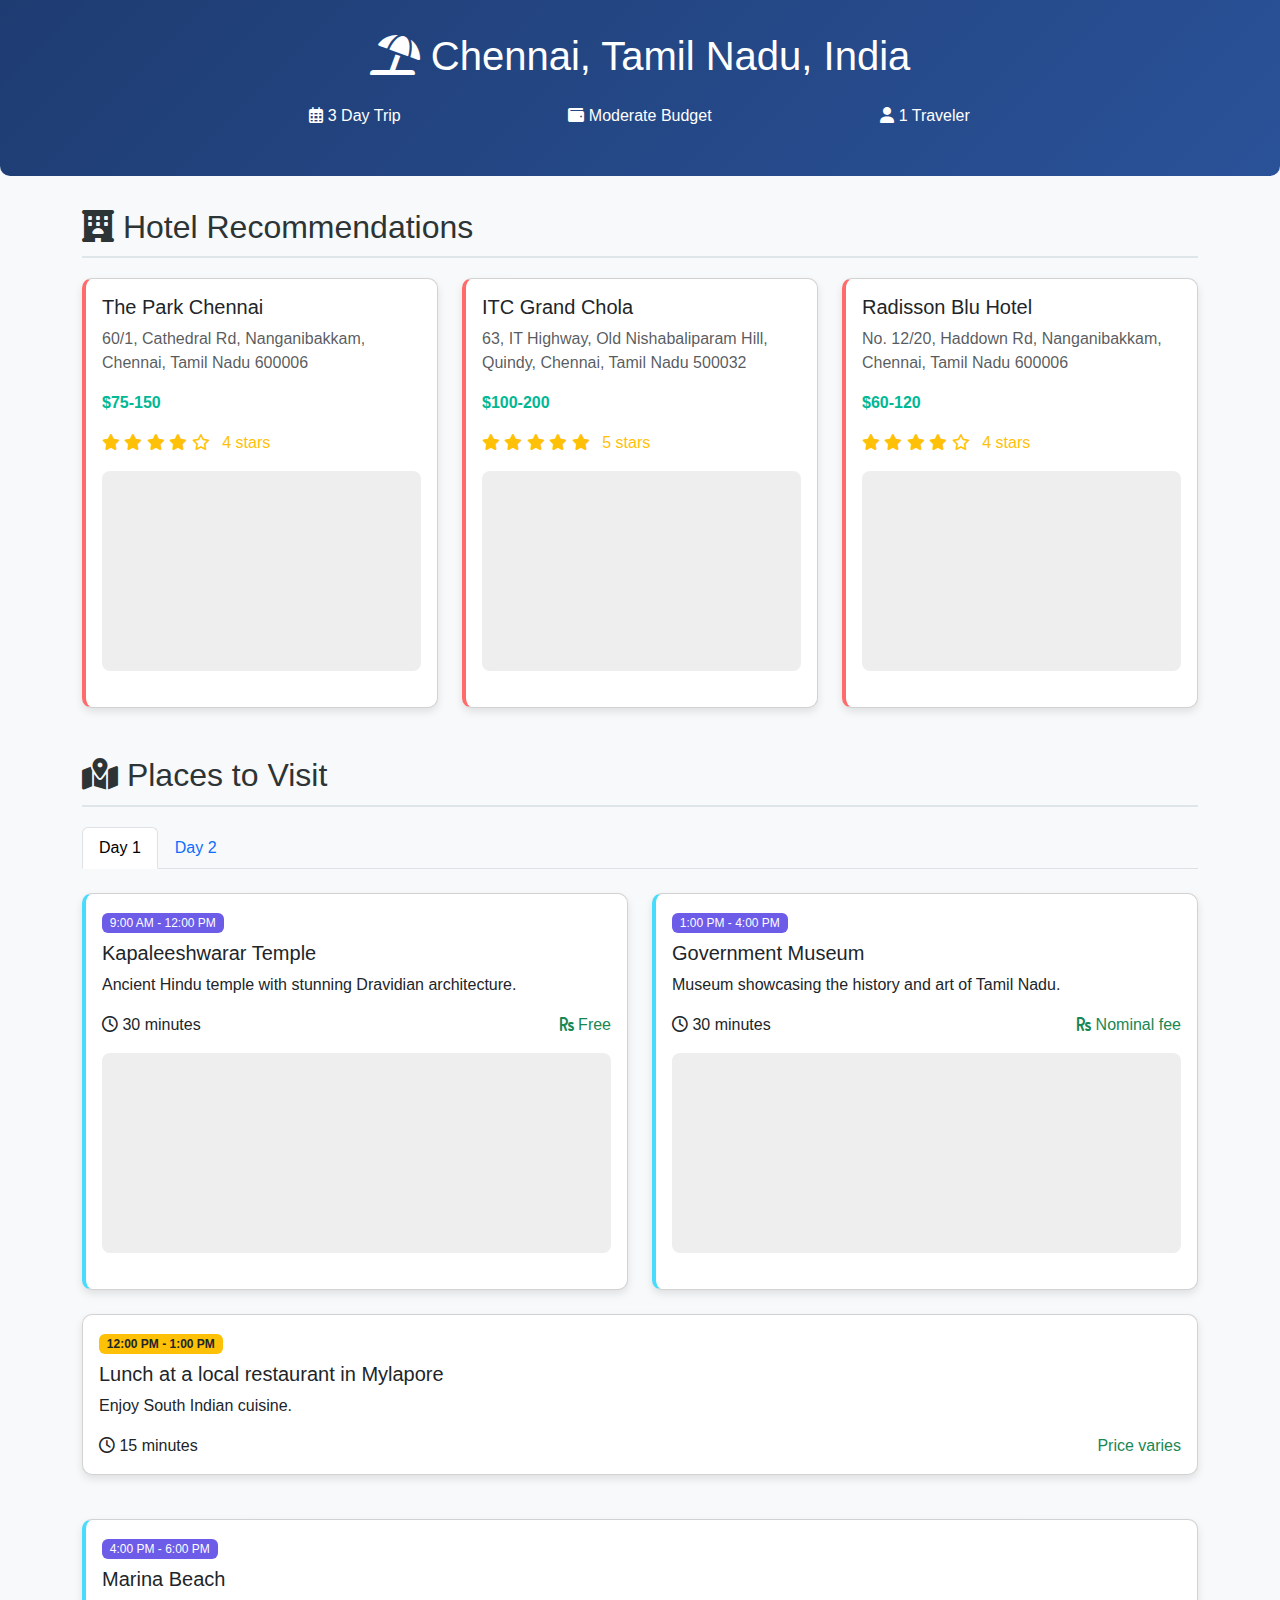
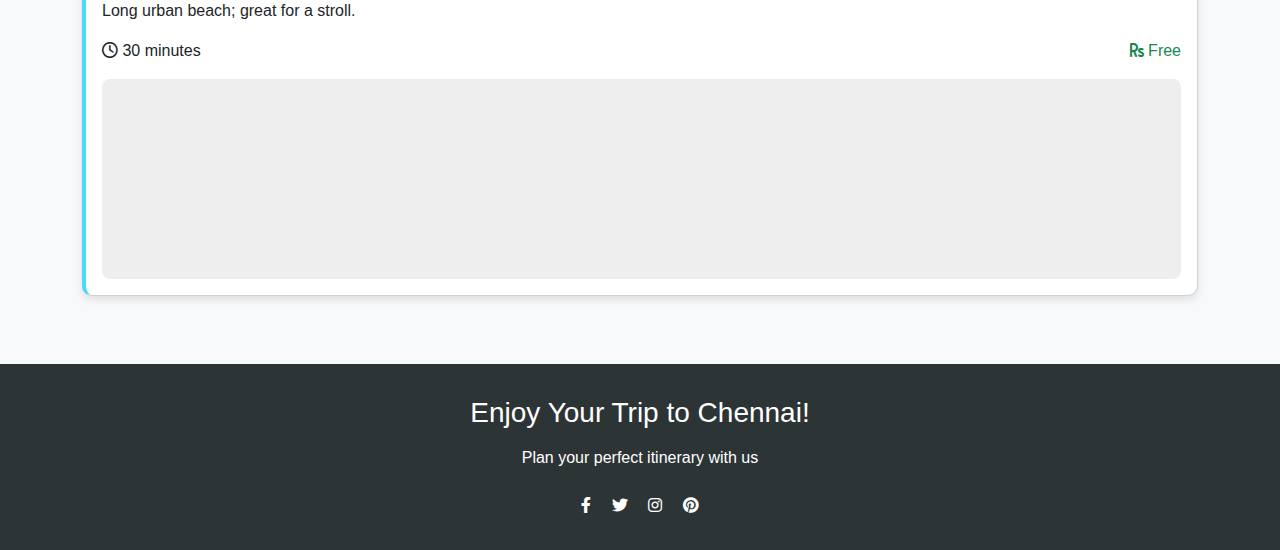
<file: bookingpage.html>
<!DOCTYPE html>
<html lang="en">
<head>
    <meta charset="UTF-8">
    <meta name="viewport" content="width=device-width, initial-scale=1.0">
    <title>Chennai Travel Itinerary</title>
    <!-- Bootstrap CSS -->
    <link href="https://cdn.jsdelivr.net/npm/bootstrap@5.3.0-alpha1/dist/css/bootstrap.min.css" rel="stylesheet">
    <!-- Font Awesome -->
    <link rel="stylesheet" href="https://cdnjs.cloudflare.com/ajax/libs/font-awesome/6.0.0/css/all.min.css">
    <style>
        body {
            background-color: #f8f9fa;
            font-family: 'Segoe UI', Tahoma, Geneva, Verdana, sans-serif;
        }
        .header {
            background: linear-gradient(135deg, #1e3c72, #2a5298);
            color: white;
            padding: 2rem 0;
            margin-bottom: 2rem;
            border-radius: 0 0 10px 10px;
        }
        .card {
            border-radius: 10px;
            box-shadow: 0 4px 8px rgba(0,0,0,0.1);
            margin-bottom: 20px;
            transition: transform 0.3s;
        }
        .card:hover {
            transform: translateY(-5px);
        }
        .hotel-card {
            border-left: 4px solid #ff6b6b;
        }
        .place-card {
            border-left: 4px solid #48dbfb;
        }
        .star-rating {
            color: #ffc107;
        }
        .time-badge {
            background-color: #6c5ce7;
            color: white;
            font-weight: 500;
        }
        .price-range {
            color: #00b894;
            font-weight: bold;
        }
        .section-title {
            border-bottom: 2px solid #dfe6e9;
            padding-bottom: 10px;
            margin-bottom: 20px;
            color: #2d3436;
        }
        .map-container {
            height: 200px;
            background-color: #eee;
            border-radius: 8px;
            overflow: hidden;
        }
        .day-tab {
            cursor: pointer;
        }
        .day-content {
            display: none;
        }
        .day-content.active {
            display: block;
        }
        footer {
            background-color: #2d3436;
            color: white;
            padding: 2rem 0;
            margin-top: 3rem;
        }
    </style>
</head>
<body>
    <!-- Header -->
    <div class="header text-center">
        <div class="container">
            <h1><i class="fas fa-umbrella-beach"></i> Chennai, Tamil Nadu, India</h1>
            <div class="row mt-4 justify-content-center">
                <div class="col-md-3">
                    <p><i class="far fa-calendar-alt"></i> 3 Day Trip</p>
                </div>
                <div class="col-md-3">
                    <p><i class="fas fa-wallet"></i> Moderate Budget</p>
                </div>
                <div class="col-md-3">
                    <p><i class="fas fa-user"></i> 1 Traveler</p>
                </div>
            </div>
        </div>
    </div>

    <div class="container">
        <!-- Hotel Recommendations -->
        <section class="mb-5">
            <h2 class="section-title"><i class="fas fa-hotel"></i> Hotel Recommendations</h2>
            <div class="row">
                <div class="col-md-4">
                    <div class="card hotel-card h-100">
                        <div class="card-body">
                            <h5 class="card-title">The Park Chennai</h5>
                            <p class="card-text text-muted">60/1, Cathedral Rd, Nanganibakkam, Chennai, Tamil Nadu 600006</p>
                            <p class="price-range">$75-150</p>
                            <div class="star-rating">
                                <i class="fas fa-star"></i>
                                <i class="fas fa-star"></i>
                                <i class="fas fa-star"></i>
                                <i class="fas fa-star"></i>
                                <i class="far fa-star"></i>
                                <span class="ms-2">4 stars</span>
                            </div>
                            <div class="map-container mt-3" id="map1"></div>
                        </div>
                    </div>
                </div>
                <div class="col-md-4">
                    <div class="card hotel-card h-100">
                        <div class="card-body">
                            <h5 class="card-title">ITC Grand Chola</h5>
                            <p class="card-text text-muted">63, IT Highway, Old Nishabaliparam Hill, Quindy, Chennai, Tamil Nadu 500032</p>
                            <p class="price-range">$100-200</p>
                            <div class="star-rating">
                                <i class="fas fa-star"></i>
                                <i class="fas fa-star"></i>
                                <i class="fas fa-star"></i>
                                <i class="fas fa-star"></i>
                                <i class="fas fa-star"></i>
                                <span class="ms-2">5 stars</span>
                            </div>
                            <div class="map-container mt-3" id="map2"></div>
                        </div>
                    </div>
                </div>
                <div class="col-md-4">
                    <div class="card hotel-card h-100">
                        <div class="card-body">
                            <h5 class="card-title">Radisson Blu Hotel</h5>
                            <p class="card-text text-muted">No. 12/20, Haddown Rd, Nanganibakkam, Chennai, Tamil Nadu 600006</p>
                            <p class="price-range">$60-120</p>
                            <div class="star-rating">
                                <i class="fas fa-star"></i>
                                <i class="fas fa-star"></i>
                                <i class="fas fa-star"></i>
                                <i class="fas fa-star"></i>
                                <i class="far fa-star"></i>
                                <span class="ms-2">4 stars</span>
                            </div>
                            <div class="map-container mt-3" id="map3"></div>
                        </div>
                    </div>
                </div>
            </div>
        </section>

        <!-- Places to Visit -->
        <section class="mb-5">
            <h2 class="section-title"><i class="fas fa-map-marked-alt"></i> Places to Visit</h2>
            
            <!-- Day Tabs -->
            <ul class="nav nav-tabs mb-4" id="dayTabs" role="tablist">
                <li class="nav-item" role="presentation">
                    <button class="nav-link active day-tab" id="day1-tab" data-bs-toggle="tab" data-bs-target="#day1" type="button" role="tab">Day 1</button>
                </li>
                <li class="nav-item" role="presentation">
                    <button class="nav-link day-tab" id="day2-tab" data-bs-toggle="tab" data-bs-target="#day2" type="button" role="tab">Day 2</button>
                </li>
            </ul>
            
            <!-- Day 1 Content -->
            <div class="tab-content" id="dayTabContent">
                <div class="tab-pane fade show active" id="day1" role="tabpanel">
                    <div class="row">
                        <!-- Morning -->
                        <div class="col-md-6">
                            <div class="card place-card h-100">
                                <div class="card-body">
                                    <span class="badge time-badge mb-2">9:00 AM - 12:00 PM</span>
                                    <h5 class="card-title">Kapaleeshwarar Temple</h5>
                                    <p class="card-text">Ancient Hindu temple with stunning Dravidian architecture.</p>
                                    <div class="d-flex justify-content-between">
                                        <span><i class="far fa-clock"></i> 30 minutes</span>
                                        <span class="text-success"><i class="fas fa-rupee-sign"></i> Free</span>
                                    </div>
                                    <div class="map-container mt-3" id="map4"></div>
                                </div>
                            </div>
                        </div>
                        
                        <!-- Afternoon -->
                        <div class="col-md-6">
                            <div class="card place-card h-100">
                                <div class="card-body">
                                    <span class="badge time-badge mb-2">1:00 PM - 4:00 PM</span>
                                    <h5 class="card-title">Government Museum</h5>
                                    <p class="card-text">Museum showcasing the history and art of Tamil Nadu.</p>
                                    <div class="d-flex justify-content-between">
                                        <span><i class="far fa-clock"></i> 30 minutes</span>
                                        <span class="text-success"><i class="fas fa-rupee-sign"></i> Nominal fee</span>
                                    </div>
                                    <div class="map-container mt-3" id="map5"></div>
                                </div>
                            </div>
                        </div>
                    </div>
                    
                    <!-- Lunch -->
                    <div class="row mt-4">
                        <div class="col-12">
                            <div class="card">
                                <div class="card-body">
                                    <span class="badge bg-warning text-dark mb-2">12:00 PM - 1:00 PM</span>
                                    <h5 class="card-title">Lunch at a local restaurant in Mylapore</h5>
                                    <p class="card-text">Enjoy South Indian cuisine.</p>
                                    <div class="d-flex justify-content-between">
                                        <span><i class="far fa-clock"></i> 15 minutes</span>
                                        <span class="text-success">Price varies</span>
                                    </div>
                                </div>
                            </div>
                        </div>
                    </div>
                    
                    <!-- Evening -->
                    <div class="row mt-4">
                        <div class="col-12">
                            <div class="card place-card">
                                <div class="card-body">
                                    <span class="badge time-badge mb-2">4:00 PM - 6:00 PM</span>
                                    <h5 class="card-title">Marina Beach</h5>
                                    <p class="card-text">Long urban beach; great for a stroll.</p>
                                    <div class="d-flex justify-content-between">
                                        <span><i class="far fa-clock"></i> 30 minutes</span>
                                        <span class="text-success"><i class="fas fa-rupee-sign"></i> Free</span>
                                    </div>
                                    <div class="map-container mt-3" id="map6"></div>
                                </div>
                            </div>
                        </div>
                    </div>
                </div>
                
                <!-- Day 2 Content -->
                <div class="tab-pane fade" id="day2" role="tabpanel">
                    <div class="row">
                        <!-- Morning -->
                        <div class="col-md-6">
                            <div class="card place-card h-100">
                                <div class="card-body">
                                    <span class="badge time-badge mb-2">9:00 AM - 12:00 PM</span>
                                    <h5 class="card-title">San Thome Basilica</h5>
                                    <p class="card-text">Historic Catholic church.</p>
                                    <div class="d-flex justify-content-between">
                                        <span><i class="far fa-clock"></i> 30 minutes</span>
                                        <span class="text-success"><i class="fas fa-rupee-sign"></i> Free</span>
                                    </div>
                                    <div class="map-container mt-3" id="map7"></div>
                                </div>
                            </div>
                        </div>
                        
                        <!-- Afternoon -->
                        <div class="col-md-6">
                            <div class="card place-card h-100">
                                <div class="card-body">
                                    <span class="badge time-badge mb-2">1:00 PM - 4:00 PM</span>
                                    <h5 class="card-title">Fort St. George</h5>
                                    <p class="card-text">Historic fort and seat of the Tamil Nadu Legislative Assembly.</p>
                                    <div class="d-flex justify-content-between">
                                        <span><i class="far fa-clock"></i> 30 minutes</span>
                                        <span class="text-success"><i class="fas fa-rupee-sign"></i> Nominal fee</span>
                                    </div>
                                    <div class="map-container mt-3" id="map8"></div>
                                </div>
                            </div>
                        </div>
                    </div>
                    
                    <!-- Lunch -->
                    <div class="row mt-4">
                        <div class="col-12">
                            <div class="card">
                                <div class="card-body">
                                    <span class="badge bg-warning text-dark mb-2">12:00 PM - 1:00 PM</span>
                                    <h5 class="card-title">Lunch near San Thome Basilica</h5>
                                    <p class="card-text">Many local eateries nearby.</p>
                                    <div class="d-flex justify-content-between">
                                        <span><i class="far fa-clock"></i> 15 minutes</span>
                                        <span class="text-success">Price varies</span>
                                    </div>
                                </div>
                            </div>
                        </div>
                    </div>
                    
                    <!-- Evening -->
                    <div class="row mt-4">
                        <div class="col-12">
                            <div class="card place-card">
                                <div class="card-body">
                                    <span class="badge time-badge mb-2">4:00 PM - 6:00 PM</span>
                                    <h5 class="card-title">Ripon Building</h5>
                                    <p class="card-text">Architectural landmark in the heart of Chennai.</p>
                                    <div class="d-flex justify-content-between">
                                        <span><i class="far fa-clock"></i> 15 minutes</span>
                                        <span class="text-success"><i class="fas fa-rupee-sign"></i> Free</span>
                                    </div>
                                    <div class="map-container mt-3" id="map9"></div>
                                </div>
                            </div>
                        </div>
                    </div>
                </div>
            </div>
        </section>
    </div>

    <!-- Footer -->
    <footer class="text-center">
        <div class="container">
            <h3>Enjoy Your Trip to Chennai!</h3>
            <p class="mt-3">Plan your perfect itinerary with us</p>
            <div class="social-icons mt-4">
                <a href="#" class="text-white mx-2"><i class="fab fa-facebook-f"></i></a>
                <a href="#" class="text-white mx-2"><i class="fab fa-twitter"></i></a>
                <a href="#" class="text-white mx-2"><i class="fab fa-instagram"></i></a>
                <a href="#" class="text-white mx-2"><i class="fab fa-pinterest"></i></a>
            </div>
        </div>
    </footer>

    <!-- Bootstrap JS and dependencies -->
    <script src="https://cdn.jsdelivr.net/npm/bootstrap@5.3.0-alpha1/dist/js/bootstrap.bundle.min.js"></script>
    <script>
        // Simple JavaScript to demonstrate functionality
        document.addEventListener('DOMContentLoaded', function() {
            // This is where you would add map initialization code
            // For example, using Google Maps API or Leaflet
            
            // For demonstration, we'll just add a click event to the cards
            const cards = document.querySelectorAll('.card');
            cards.forEach(card => {
                card.addEventListener('click', function() {
                    // In a real app, this might open a modal with more details
                    console.log('Clicked on: ' + this.querySelector('.card-title').textContent);
                });
            });
            
            // Tab functionality is already handled by Bootstrap
        });
    </script>
</body>
</html>
</file>
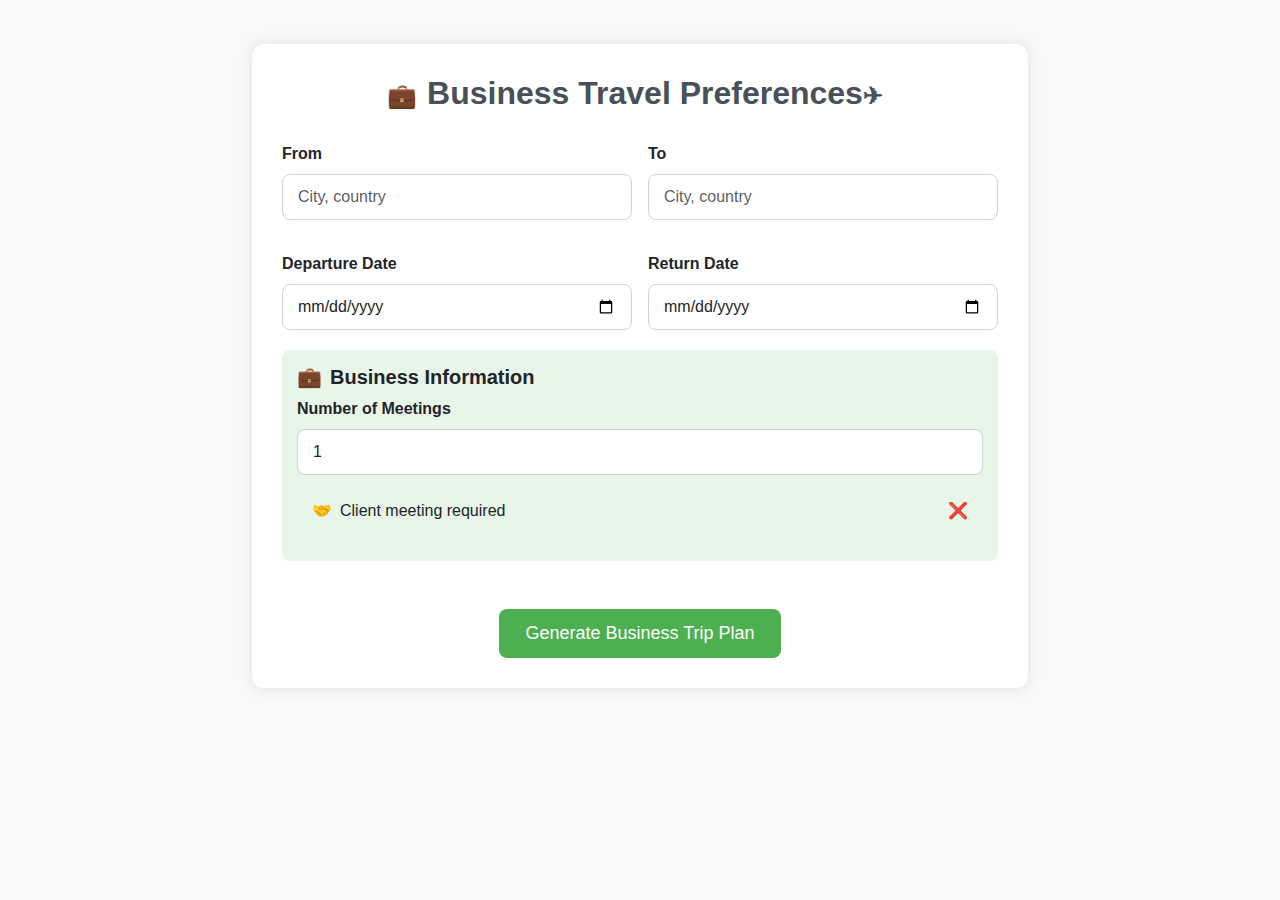
<file: BusinessTrip.html>
<!DOCTYPE html>
<html lang="en">
<head>
    <meta charset="UTF-8">
    <meta name="viewport" content="width=device-width, initial-scale=1.0">
    <title>Business Travel Preferences</title>
    <link href="https://cdn.jsdelivr.net/npm/bootstrap@5.3.0/dist/css/bootstrap.min.css" rel="stylesheet">
    <style>
        body {
            font-family: 'Segoe UI', Tahoma, Geneva, Verdana, sans-serif;
            background-color: #f8f9fa;
            color: #343a40;
            padding: 20px;
        }
        .container {
            max-width: 800px;
        }
        h2 {
            text-align: center;
            margin-bottom: 30px;
            color: #495057;
            font-weight: 600;
        }
        .card {
            border: none;
            box-shadow: 0 0 15px rgba(0, 0, 0, 0.1);
            border-radius: 12px;
            overflow: hidden;
            background-color: #fff;
        }
        .card-body {
            padding: 30px;
        }
        .btn-generate {
            background-color: #4caf50;
            color: #fff;
            padding: 10px 25px;
            font-size: 18px;
            font-weight: 500;
            border-radius: 8px;
            transition: all 0.3s;
        }
        .btn-generate:hover {
            background-color: #3d8b40;
            transform: translateY(-2px);
            box-shadow: 0 5px 10px rgba(0, 0, 0, 0.1);
        }
        .form-control, .form-select {
            border-radius: 8px;
            padding: 10px 15px;
            border: 1px solid #ced4da;
            background-color: #fff;
        }
        .form-control:focus, .form-select:focus {
            border-color: #4caf50;
            box-shadow: 0 0 0 0.25rem rgba(76, 175, 80, 0.25);
        }
        .travel-icon {
            font-size: 24px;
            margin-right: 10px;
        }
        .autocomplete-results {
            position: absolute;
            background: white;
            z-index: 1000;
            width: calc(100% - 30px);
            max-height: 200px;
            overflow-y: auto;
            border: 1px solid #ced4da;
            border-radius: 0 0 8px 8px;
            box-shadow: 0 4px 6px rgba(0,0,0,0.1);
        }
        .autocomplete-item {
            padding: 8px 15px;
            cursor: pointer;
        }
        .autocomplete-item:hover {
            background-color: #f8f9fa;
        }
        .input-with-autocomplete {
            position: relative;
        }
        .business-section {
            background-color: #e8f5e9;
            padding: 15px;
            border-radius: 8px;
            margin-top: 20px;
        }
        .business-icon {
            color: #4caf50;
            margin-right: 8px;
        }
        .toggle-section {
            cursor: pointer;
            padding: 8px 15px;
            border-radius: 8px;
            margin-bottom: 15px;
            display: flex;
            align-items: center;
            background-color: #e8f5e9;
        }
        .toggle-section.active {
            background-color: #c8e6c9;
        }
    </style>
</head>
<body>

<div class="container mt-4 mb-5">
    <div class="card">
        <div class="card-body">
            <h2><span class="travel-icon">💼</span>Business Travel Preferences<span class="travel-icon">✈</span></h2>

            <!-- Start and End Locations -->
            <div class="row g-3">
                <div class="col-md-6 input-with-autocomplete">
                    <label for="start" class="form-label fw-semibold">From</label>
                    <input type="text" class="form-control" id="start" placeholder="City, country" required autocomplete="off">
                    <div id="start-autocomplete" class="autocomplete-results" style="display: none;"></div>
                </div>
                <div class="col-md-6 input-with-autocomplete">
                    <label for="end" class="form-label fw-semibold">To</label>
                    <input type="text" class="form-control" id="end" placeholder="City, country" required autocomplete="off">
                    <div id="end-autocomplete" class="autocomplete-results" style="display: none;"></div>
                </div>
            </div>

            <!-- Date Picker Section -->
            <div class="row g-3 mt-3">
                <div class="col-md-6">
                    <label for="start-date" class="form-label fw-semibold">Departure Date</label>
                    <input type="date" class="form-control" id="start-date" required>
                </div>
                <div class="col-md-6">
                    <label for="end-date" class="form-label fw-semibold">Return Date</label>
                    <input type="date" class="form-control" id="end-date" required>
                </div>
            </div>

            <!-- Business Information Section -->
            <div class="business-section">
                <h5 class="fw-semibold"><span class="business-icon">💼</span>Business Information</h5>
                
                <div class="mb-3">
                    <label class="form-label fw-semibold">Number of Meetings</label>
                    <input type="number" class="form-control" id="meetings" min="1" max="20" value="1" required>
                </div>
                
                <div class="toggle-section" onclick="toggleClientMeeting()">
                    <span class="business-icon">🤝</span>
                    <span>Client meeting required</span>
                    <input type="checkbox" id="client-meeting" style="display: none;">
                    <span id="client-meeting-icon" style="margin-left: auto;">❌</span>
                </div>
            </div>

            <!-- Generate Trip Button -->
            <div class="text-center mt-5">
                <button class="btn btn-generate btn-lg" onclick="generateTrip()">
                    Generate Business Trip Plan
                </button>
            </div>
        </div>
    </div>
</div>

<script>
    let isClientMeeting = false;
    let debounceTimer;

    // Set minimum date to today
    document.addEventListener('DOMContentLoaded', function() {
        const today = new Date().toISOString().split('T')[0];
        document.getElementById('start-date').min = today;
        
        // Set end date min to start date
        document.getElementById('start-date').addEventListener('change', function() {
            document.getElementById('end-date').min = this.value;
        });

        // Initialize autocomplete for start and end locations
        setupAutocomplete('start', 'start-autocomplete');
        setupAutocomplete('end', 'end-autocomplete');
    });

    // Function to setup autocomplete for an input field
    function setupAutocomplete(inputId, resultsId) {
        const input = document.getElementById(inputId);
        const resultsContainer = document.getElementById(resultsId);

        input.addEventListener('input', function() {
            clearTimeout(debounceTimer);
            const query = this.value.trim();
            
            if (query.length < 3) {
                resultsContainer.style.display = 'none';
                return;
            }

            debounceTimer = setTimeout(() => {
                fetchAutocompleteResults(query, resultsContainer, input);
            }, 300);
        });

        // Hide results when clicking elsewhere
        document.addEventListener('click', function(e) {
            if (e.target !== input) {
                resultsContainer.style.display = 'none';
            }
        });
    }
    
    // Function to fetch autocomplete results from Nominatim API
    function fetchAutocompleteResults(query, resultsContainer, inputField) {
        const url = "https://nominatim.openstreetmap.org/search?format=json&q=" + encodeURIComponent(query) + "&addressdetails=1&limit=5";
        
        fetch(url)
            .then(response => response.json())
            .then(data => {
                if (data.length === 0) {
                    resultsContainer.style.display = 'none';
                    return;
                }

                resultsContainer.innerHTML = '';
                data.forEach(item => {
                    const displayName = item.display_name.split(',').slice(0, 3).join(',');
                    const div = document.createElement('div');
                    div.className = 'autocomplete-item';
                    div.textContent = displayName;
                    div.addEventListener('click', function() {
                        inputField.value = displayName;
                        resultsContainer.style.display = 'none';
                    });
                    resultsContainer.appendChild(div);
                });
                resultsContainer.style.display = 'block';
            })
            .catch(error => {
                console.error('Error fetching autocomplete results:', error);
                resultsContainer.style.display = 'none';
            });
    }

    // Function to toggle client meeting preference
    function toggleClientMeeting() {
        const toggle = document.querySelector('.toggle-section');
        const icon = document.getElementById('client-meeting-icon');
        isClientMeeting = !isClientMeeting;
        
        if (isClientMeeting) {
            toggle.classList.add('active');
            icon.textContent = '✅';
        } else {
            toggle.classList.remove('active');
            icon.textContent = '❌';
        }
    }

    // Function to generate the trip details
    function generateTrip() {
        const start = document.getElementById('start').value.trim();
        const end = document.getElementById('end').value.trim();
        const startDate = document.getElementById('start-date').value;
        const endDate = document.getElementById('end-date').value;
        const meetings = document.getElementById('meetings').value;

        // Validate required fields
        if (!start || !end || !startDate || !endDate || !meetings) {
            alert('Please fill all required fields.');
            return;
        }

        // Validate dates
        if (new Date(endDate) < new Date(startDate)) {
            alert('Return date must be after departure date.');
            return;
        }

        // Prepare trip details
        let message = `🌟 Your Business Trip Plan 🌟\n\n`;
        message += `✈ From: ${start}\n`;
        message += `🏁 To: ${end}\n`;
        message += `📅 Dates: ${formatDate(startDate)} → ${formatDate(endDate)}\n`;
        message += `\n💼 Business Details\n`;
        message += `📅 Number of Meetings: ${meetings}\n`;
        message += `🤝 Client Meeting: ${isClientMeeting ? 'Yes' : 'No'}\n`;
        message += `\nWe're creating your perfect business itinerary...`;

        alert(message);
    }

    // Helper function to format date
    function formatDate(dateString) {
        const options = { year: 'numeric', month: 'short', day: 'numeric' };
        return new Date(dateString).toLocaleDateString('en-US', options);
    }
</script>

</body>
</html>
</file>
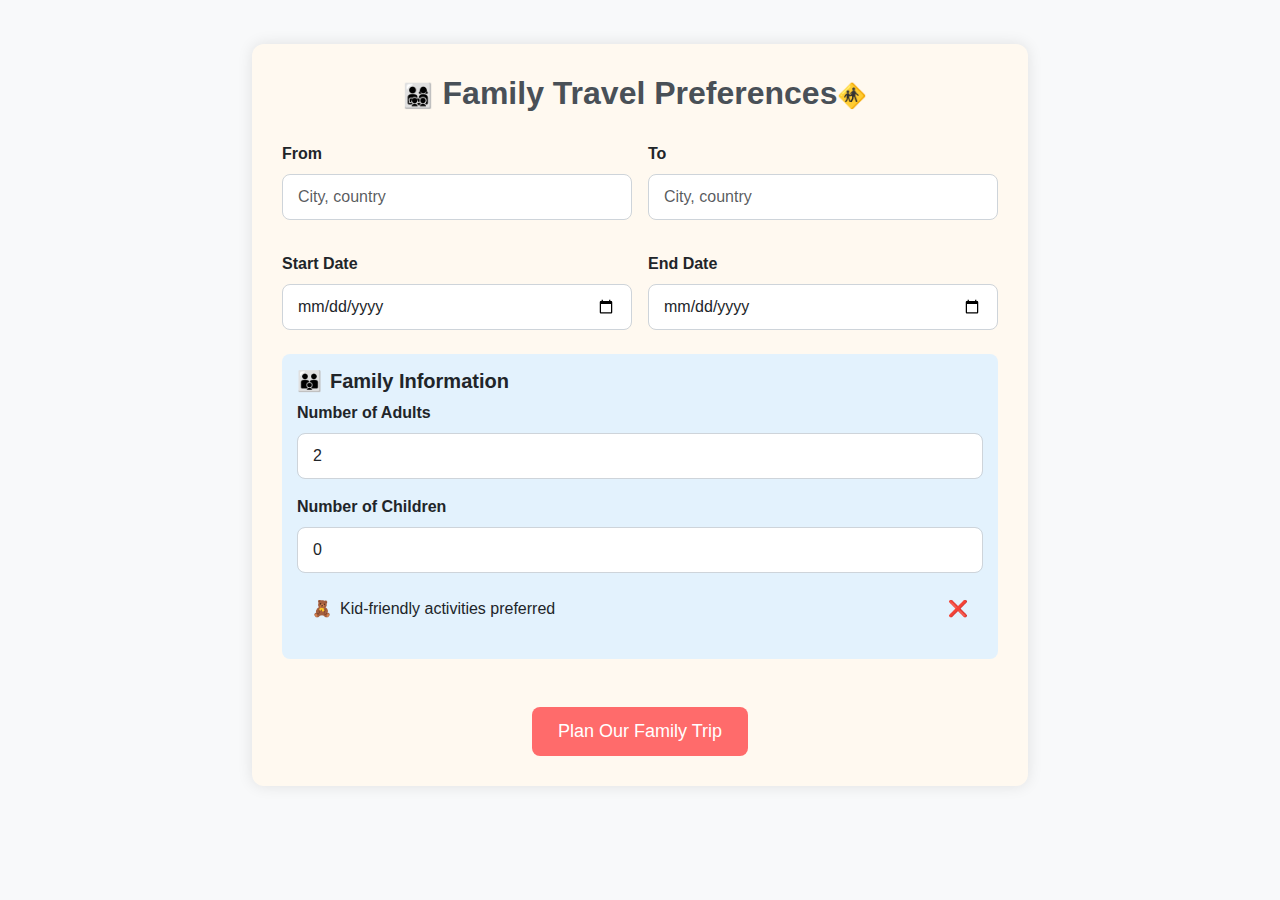
<file: Familypage.html>
<!DOCTYPE html>
<html lang="en">
<head>
    <meta charset="UTF-8">
    <meta name="viewport" content="width=device-width, initial-scale=1.0">
    <title>Family Travel Preferences</title>
    <link href="https://cdn.jsdelivr.net/npm/bootstrap@5.3.0/dist/css/bootstrap.min.css" rel="stylesheet">
    <style>
        body {
            font-family: 'Segoe UI', Tahoma, Geneva, Verdana, sans-serif;
            background-color: #f8f9fa;
            color: #343a40;
            padding: 20px;
        }
        .container {
            max-width: 800px;
        }
        h2 {
            text-align: center;
            margin-bottom: 30px;
            color: #495057;
            font-weight: 600;
        }
        .card {
            border: none;
            box-shadow: 0 0 15px rgba(0, 0, 0, 0.1);
            border-radius: 12px;
            overflow: hidden;
            background-color: #fff9f0;
        }
        .card-body {
            padding: 30px;
        }
        .btn-generate {
            background-color: #ff6b6b;
            color: #fff;
            padding: 10px 25px;
            font-size: 18px;
            font-weight: 500;
            border-radius: 8px;
            transition: all 0.3s;
        }
        .btn-generate:hover {
            background-color: #ff5252;
            transform: translateY(-2px);
            box-shadow: 0 5px 10px rgba(0, 0, 0, 0.1);
        }
        .error-message {
            color: #dc3545;
            font-size: 14px;
            margin-top: 5px;
            display: none;
        }
        .form-control, .form-select {
            border-radius: 8px;
            padding: 10px 15px;
            border: 1px solid #ced4da;
            background-color: #fff;
        }
        .form-control:focus, .form-select:focus {
            border-color: #ff9a3c;
            box-shadow: 0 0 0 0.25rem rgba(255, 154, 60, 0.25);
        }
        .travel-icon {
            font-size: 24px;
            margin-right: 10px;
        }
        .autocomplete-results {
            position: absolute;
            background: white;
            z-index: 1000;
            width: calc(100% - 30px);
            max-height: 200px;
            overflow-y: auto;
            border: 1px solid #ced4da;
            border-radius: 0 0 8px 8px;
            box-shadow: 0 4px 6px rgba(0,0,0,0.1);
        }
        .autocomplete-item {
            padding: 8px 15px;
            cursor: pointer;
        }
        .autocomplete-item:hover {
            background-color: #f8f9fa;
        }
        .input-with-autocomplete {
            position: relative;
        }
        .family-section {
            background-color: #e3f2fd;
            padding: 15px;
            border-radius: 8px;
            margin-top: 20px;
        }
        .child-age-input {
            max-width: 80px;
            display: inline-block;
            margin-right: 10px;
        }
        .child-age-item {
            margin-bottom: 8px;
        }
        .family-icon {
            color: #ff9a3c;
            margin-right: 8px;
        }
        .kid-friendly-toggle {
            cursor: pointer;
            padding: 8px 15px;
            border-radius: 8px;
            background-color: #e3f2fd;
            margin-bottom: 15px;
            display: flex;
            align-items: center;
        }
        .kid-friendly-toggle.active {
            background-color: #bbdefb;
        }
    </style>
</head>
<body>

<div class="container mt-4 mb-5">
    <div class="card">
        <div class="card-body">
            <h2><span class="travel-icon">👨‍👩‍👧‍👦</span>Family Travel Preferences<span class="travel-icon">🚸</span></h2>

            <!-- Start and End Locations -->
            <div class="row g-3">
                <div class="col-md-6 input-with-autocomplete">
                    <label for="start" class="form-label fw-semibold">From</label>
                    <input type="text" class="form-control" id="start" placeholder="City, country" required autocomplete="off">
                    <div id="start-autocomplete" class="autocomplete-results" style="display: none;"></div>
                </div>
                <div class="col-md-6 input-with-autocomplete">
                    <label for="end" class="form-label fw-semibold">To</label>
                    <input type="text" class="form-control" id="end" placeholder="City, country" required autocomplete="off">
                    <div id="end-autocomplete" class="autocomplete-results" style="display: none;"></div>
                </div>
            </div>

            <!-- Date Picker Section -->
            <div class="row g-3 mt-3">
                <div class="col-md-6">
                    <label for="start-date" class="form-label fw-semibold">Start Date</label>
                    <input type="date" class="form-control" id="start-date" required>
                </div>
                <div class="col-md-6">
                    <label for="end-date" class="form-label fw-semibold">End Date</label>
                    <input type="date" class="form-control" id="end-date" required>
                </div>
            </div>

            <!-- Family Information Section -->
            <div class="family-section mt-4">
                <h5 class="fw-semibold"><span class="family-icon">👪</span>Family Information</h5>
                
                <div class="mb-3">
                    <label class="form-label fw-semibold">Number of Adults</label>
                    <input type="number" class="form-control" id="adults" min="1" max="10" value="2" required>
                </div>
                
                <div class="mb-3">
                    <label class="form-label fw-semibold">Number of Children</label>
                    <input type="number" class="form-control" id="children" min="0" max="10" value="0" onchange="updateChildAgeInputs()">
                </div>
                
                <div id="child-ages-container" style="display: none;">
                    <label class="form-label fw-semibold">Children's Ages</label>
                    <div id="child-ages"></div>
                </div>
                
                <div class="kid-friendly-toggle" onclick="toggleKidFriendly()">
                    <span class="family-icon">🧸</span>
                    <span>Kid-friendly activities preferred</span>
                    <input type="checkbox" id="kid-friendly" style="display: none;">
                    <span id="kid-friendly-icon" style="margin-left: auto;">❌</span>
                </div>
            </div>

            <!-- Generate Trip Button -->
            <div class="text-center mt-5">
                <button class="btn btn-generate btn-lg" onclick="generateTrip()">
                    Plan Our Family Trip
                </button>
            </div>
        </div>
    </div>
</div>

<script>
    let isKidFriendly = false;
    let debounceTimer;

    // Set minimum date to today
    document.addEventListener('DOMContentLoaded', function() {
        const today = new Date().toISOString().split('T')[0];
        document.getElementById('start-date').min = today;
        
        // Set end date min to start date
        document.getElementById('start-date').addEventListener('change', function() {
            document.getElementById('end-date').min = this.value;
        });

        // Initialize autocomplete for start and end locations
        setupAutocomplete('start', 'start-autocomplete');
        setupAutocomplete('end', 'end-autocomplete');
        
        // Initialize child age inputs based on default value
        updateChildAgeInputs();
    });

    // Function to setup autocomplete for an input field
    function setupAutocomplete(inputId, resultsId) {
        const input = document.getElementById(inputId);
        const resultsContainer = document.getElementById(resultsId);

        input.addEventListener('input', function() {
            clearTimeout(debounceTimer);
            const query = this.value.trim();
            
            if (query.length < 3) {
                resultsContainer.style.display = 'none';
                return;
            }

            debounceTimer = setTimeout(() => {
                fetchAutocompleteResults(query, resultsContainer, input);
            }, 300);
        });

        // Hide results when clicking elsewhere
        document.addEventListener('click', function(e) {
            if (e.target !== input) {
                resultsContainer.style.display = 'none';
            }
        });
    }
    
    // Function to fetch autocomplete results from Nominatim API
    function fetchAutocompleteResults(query, resultsContainer, inputField) {
        const url = "https://nominatim.openstreetmap.org/search?format=json&q=" + encodeURIComponent(query) + "&addressdetails=1&limit=5";
        
        fetch(url)
            .then(response => response.json())
            .then(data => {
                if (data.length === 0) {
                    resultsContainer.style.display = 'none';
                    return;
                }

                resultsContainer.innerHTML = '';
                data.forEach(item => {
                    const displayName = item.display_name.split(',').slice(0, 3).join(',');
                    const div = document.createElement('div');
                    div.className = 'autocomplete-item';
                    div.textContent = displayName;
                    div.addEventListener('click', function() {
                        inputField.value = displayName;
                        resultsContainer.style.display = 'none';
                    });
                    resultsContainer.appendChild(div);
                });
                resultsContainer.style.display = 'block';
            })
            .catch(error => {
                console.error('Error fetching autocomplete results:', error);
                resultsContainer.style.display = 'none';
            });
    }

    // Function to update child age inputs based on number of children
    function updateChildAgeInputs() {
        const numChildren = parseInt(document.getElementById('children').value);
        const container = document.getElementById('child-ages');
        const agesContainer = document.getElementById('child-ages-container');
        
        container.innerHTML = '';
        
        if (numChildren > 0) {
            agesContainer.style.display = 'block';
            for (let i = 1; i <= numChildren; i++) {
                const div = document.createElement('div');
                div.className = 'child-age-item';
                div.innerHTML = `
                    <label>Child ${i} Age:</label>
                    <input type="number" class="form-control child-age-input" id="child-age-${i}" min="0" max="18" placeholder="Age">
                    <span>years old</span>
                `;
                container.appendChild(div);
            }
        } else {
            agesContainer.style.display = 'none';
        }
    }

    // Function to toggle kid-friendly preference
    function toggleKidFriendly() {
        const toggle = document.querySelector('.kid-friendly-toggle');
        const icon = document.getElementById('kid-friendly-icon');
        isKidFriendly = !isKidFriendly;
        
        if (isKidFriendly) {
            toggle.classList.add('active');
            icon.textContent = '✅';
        } else {
            toggle.classList.remove('active');
            icon.textContent = '❌';
        }
    }

    // Function to generate the trip details
    function generateTrip() {
        const start = document.getElementById('start').value.trim();
        const end = document.getElementById('end').value.trim();
        const startDate = document.getElementById('start-date').value;
        const endDate = document.getElementById('end-date').value;
        const adults = document.getElementById('adults').value;
        const children = document.getElementById('children').value;

        // Validate required fields
        if (!start || !end || !startDate || !endDate || !adults) {
            alert('Please fill all required fields.');
            return;
        }

        // Validate dates
        if (new Date(endDate) < new Date(startDate)) {
            alert('Return date must be after departure date.');
            return;
        }

        // Collect children's ages
        const childAges = [];
        if (parseInt(children) > 0) {
            for (let i = 1; i <= parseInt(children); i++) {
                const ageInput = document.getElementById(`child-age-${i}`);
                if (ageInput && ageInput.value) {
                    childAges.push(ageInput.value);
                }
            }
        }

        // Prepare trip details
        let message = `🌟 Your Family Trip Plan 🌟\n\n`;
        message += `👨‍👩‍👧‍👦 Family: ${adults} adult(s)`;
        if (children > 0) {
            message += `, ${children} child(ren)`;
            if (childAges.length > 0) {
                message += ` (ages: ${childAges.join(', ')})`;
            }
        }
        message += `\n`;
        message += `✈ From: ${start}\n`;
        message += `🏁 To: ${end}\n`;
        message += `📅 Dates: ${formatDate(startDate)} → ${formatDate(endDate)}\n`;
        message += `🧸 Kid-friendly: ${isKidFriendly ? 'Yes' : 'No'}\n\n`;
        message += `We're creating your perfect family itinerary...`;

        alert(message);
    }

    // Helper function to format date
    function formatDate(dateString) {
        const options = { year: 'numeric', month: 'short', day: 'numeric' };
        return new Date(dateString).toLocaleDateString('en-US', options);
    }
</script>

</body>
</html>
</file>
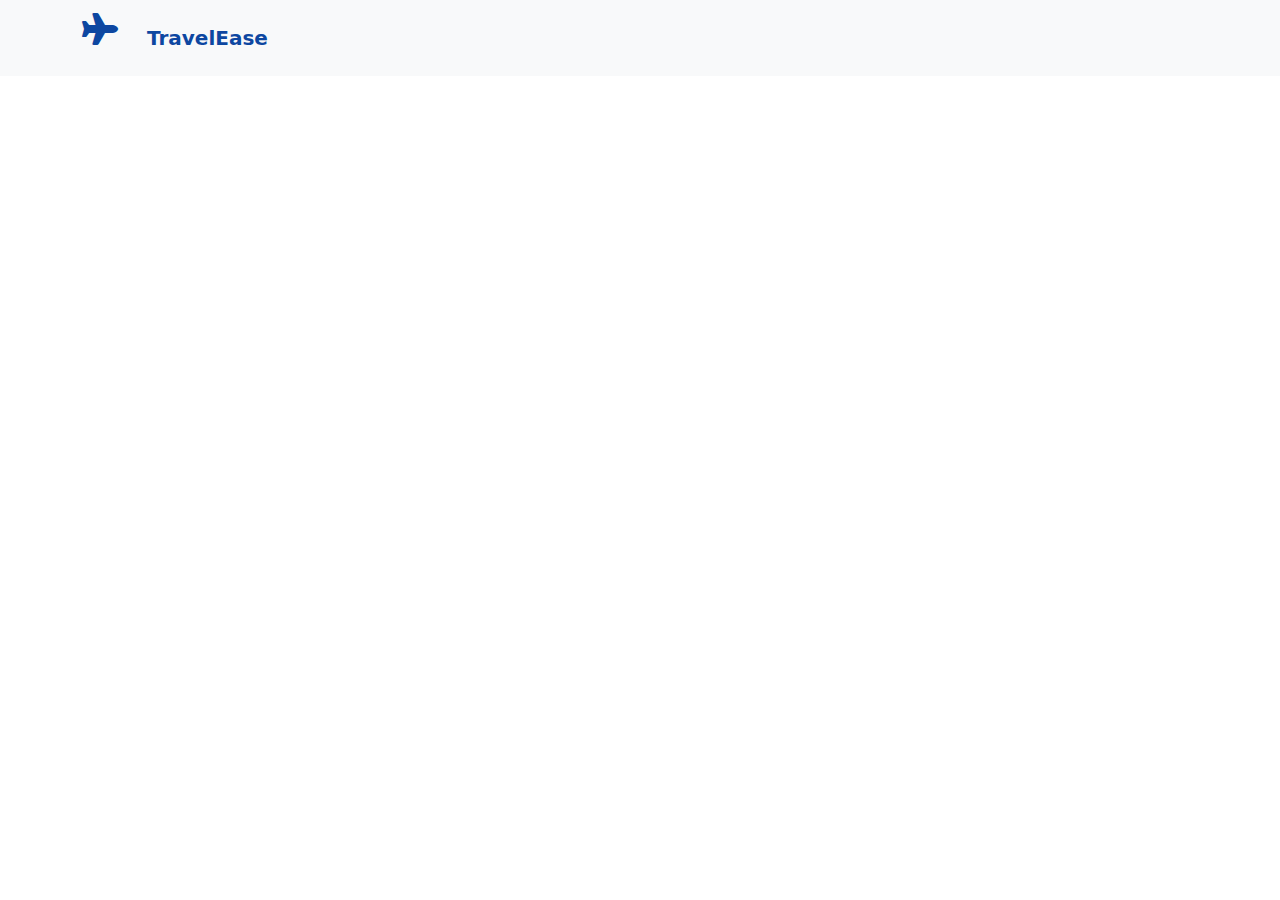
<file: popularplace.html>
<!DOCTYPE html>
<html lang="en">
<head>
    <meta charset="UTF-8">
    <meta name="viewport" content="width=device-width, initial-scale=1.0">
    <title>Travel Website</title>
    <!-- Bootstrap CSS -->
    <link href="https://cdn.jsdelivr.net/npm/bootstrap@5.3.0/dist/css/bootstrap.min.css" rel="stylesheet">
    <!-- Font Awesome for icons -->
    <link rel="stylesheet" href="https://cdnjs.cloudflare.com/ajax/libs/font-awesome/6.4.0/css/all.min.css">
    <style>
        :root {
            --primary-blue: #1e88e5;
            --dark-blue: #0d47a1;
        }
        
        .logo-container {
            display: inline-block;
            height: 50px;
            width: 50px;
            position: relative;
            margin-right: 15px;
        }
        
        .logo-icon {
            position: absolute;
            font-size: 2rem;
            color: var(--dark-blue);
            transition: all 0.5s ease;
            opacity: 0;
        }
        
        .logo-icon.active {
            opacity: 1;
        }
        
        .navbar-brand {
            display: flex;
            align-items: center;
            font-weight: bold;
            color: var(--dark-blue);
        }
    </style>
</head>
<body>
    <nav class="navbar navbar-expand-lg navbar-light bg-light">
        <div class="container">
            <a class="navbar-brand" href="#">
                <div class="logo-container">
                    <i class="logo-icon fas fa-plane" id="plane-icon"></i>
                    <i class="logo-icon fas fa-bus" id="bus-icon"></i>
                    <i class="logo-icon fas fa-train" id="train-icon"></i>
                </div>
                TravelEase
            </a>
        </div>
    </nav>

    <!-- Bootstrap JS Bundle with Popper -->
    <script src="https://cdn.jsdelivr.net/npm/bootstrap@5.3.0/dist/js/bootstrap.bundle.min.js"></script>
    <!-- jQuery -->
    <script src="https://code.jquery.com/jquery-3.6.0.min.js"></script>
    <script>
        $(document).ready(function() {
            // Animation timing variables
            const fadeDuration = 500;
            const displayDuration = 2000;
            const totalCycleTime = fadeDuration*4 + displayDuration*3;
            
            function animatePlane() {
                $('#plane-icon').addClass('active').fadeIn(fadeDuration);
                setTimeout(function() {
                    $('#plane-icon').removeClass('active').fadeOut(fadeDuration, animateBus);
                }, displayDuration);
            }
            
            function animateBus() {
                $('#bus-icon').addClass('active').fadeIn(fadeDuration);
                setTimeout(function() {
                    $('#bus-icon').removeClass('active').fadeOut(fadeDuration, animateTrain);
                }, displayDuration);
            }
            
            function animateTrain() {
                $('#train-icon').addClass('active').fadeIn(fadeDuration);
                setTimeout(function() {
                    $('#train-icon').removeClass('active').fadeOut(fadeDuration, animatePlane);
                }, displayDuration);
            }
            
            // Start the animation cycle
            animatePlane();
            
            // Safety check to prevent stacking
            let animationRunning = false;
            function safeAnimate() {
                if (!animationRunning) {
                    animationRunning = true;
                    animatePlane();
                }
            }
            
            // Backup interval to prevent stalls
            setInterval(safeAnimate, totalCycleTime + 1000);
        });
    </script>
</body>
</html>
</file>
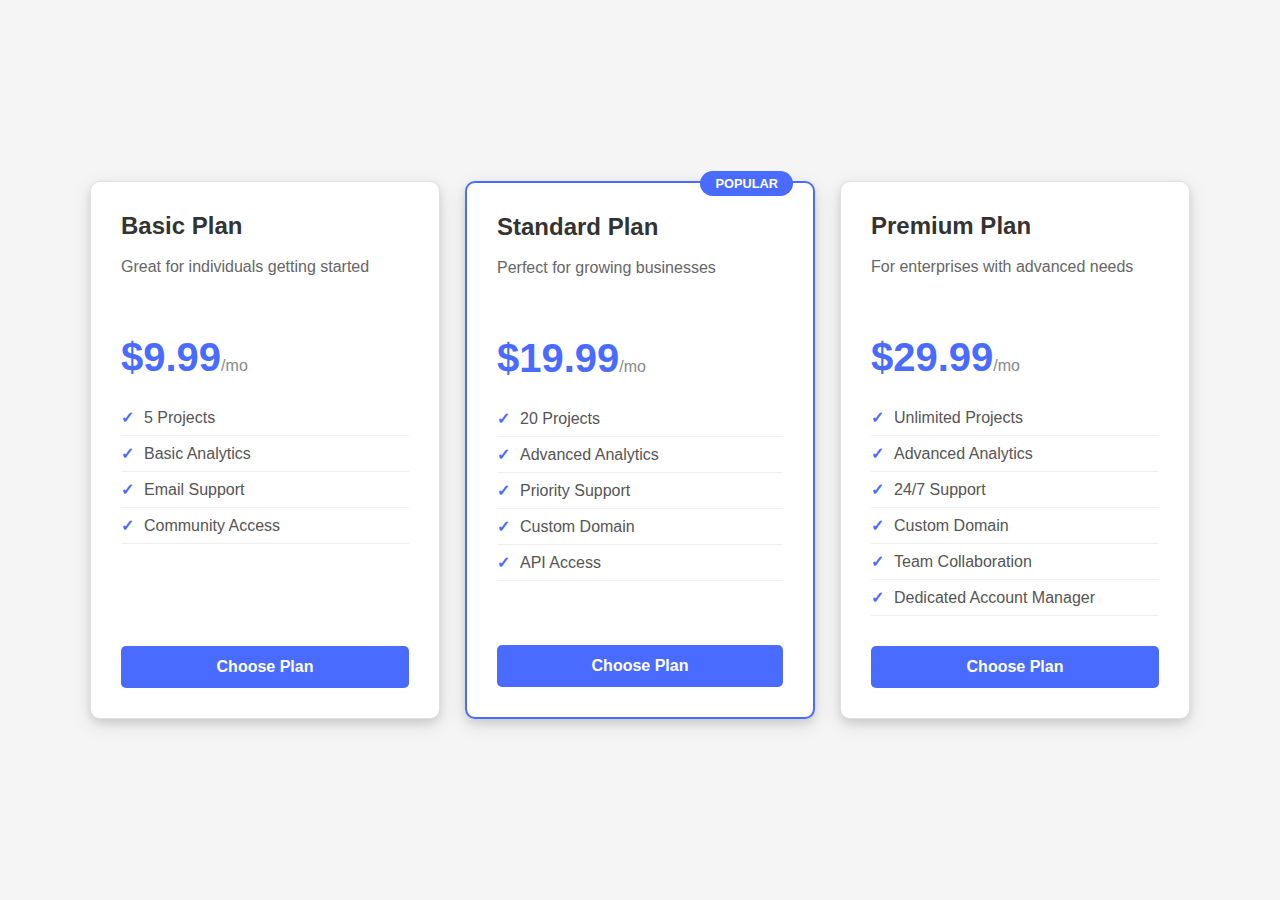
<file: popularplans.html>
<!DOCTYPE html>
<html lang="en">
<head>
    <meta charset="UTF-8">
    <meta name="viewport" content="width=device-width, initial-scale=1.0">
    <title>Pricing Plans</title>
    <style>
        * {
            box-sizing: border-box;
            margin: 0;
            padding: 0;
            font-family: 'Segoe UI', Tahoma, Geneva, Verdana, sans-serif;
        }

        body {
            background-color: #f5f5f5;
            display: flex;
            justify-content: center;
            align-items: center;
            min-height: 100vh;
            padding: 20px;
        }

        .pricing-container {
            display: flex;
            flex-direction: row; /* Explicit row direction */
            flex-wrap: wrap;
            justify-content: center;
            gap: 25px;
            width: 100%;
            max-width: 1400px;
        }

        .plan-card {
            background: white;
            border-radius: 10px;
            padding: 30px;
            flex: 1;
            min-width: 280px;
            max-width: 350px;
            box-shadow: 0 4px 8px rgba(0, 0, 0, 0.1), 0 6px 20px rgba(0, 0, 0, 0.1);
            transition: all 0.3s ease;
            border: 1px solid #e0e0e0;
            display: flex;
            flex-direction: column;
        }

        .plan-card:hover {
            transform: scale(1.05);
            box-shadow: 0 10px 20px rgba(0, 0, 0, 0.2), 0 15px 30px rgba(0, 0, 0, 0.2);
            z-index: 10;
        }

        .plan-card.popular {
            border: 2px solid #4a6bff;
            position: relative;
        }

        .popular-tag {
            position: absolute;
            top: -12px;
            right: 20px;
            background-color: #4a6bff;
            color: white;
            padding: 5px 15px;
            border-radius: 20px;
            font-size: 0.8rem;
            font-weight: bold;
        }

        .plan-card h2 {
            color: #333;
            margin-bottom: 15px;
            font-size: 1.5rem;
        }

        .plan-card p.description {
            color: #666;
            margin-bottom: 20px;
            line-height: 1.5;
            min-height: 60px;
        }

        .plan-card .price {
            font-size: 2.5rem;
            font-weight: bold;
            color: #4a6bff;
            margin-bottom: 20px;
        }

        .plan-card .price span {
            font-size: 1rem;
            color: #888;
            font-weight: normal;
        }

        .plan-card .features {
            margin-bottom: 30px;
            flex-grow: 1;
        }

        .plan-card .features li {
            list-style-type: none;
            padding: 8px 0;
            color: #555;
            border-bottom: 1px solid #eee;
        }

        .plan-card .features li:before {
            content: "✓";
            color: #4a6bff;
            margin-right: 10px;
            font-weight: bold;
        }

        .plan-card button {
            width: 100%;
            padding: 12px;
            background-color: #4a6bff;
            color: white;
            border: none;
            border-radius: 5px;
            font-size: 1rem;
            cursor: pointer;
            transition: background-color 0.3s;
            font-weight: 600;
            margin-top: auto;
        }

        .plan-card button:hover {
            background-color: #3a5bef;
        }

        @media (max-width: 900px) {
            .pricing-container {
                flex-direction: row;
                gap: 15px;
            }
            .plan-card {
                min-width: 240px;
                padding: 20px;
            }
        }

        @media (max-width: 768px) {
            .pricing-container {
                flex-direction: column;
                align-items: center;
            }
            .plan-card {
                max-width: 100%;
                width: 100%;
            }
        }
    </style>
</head>
<body>
    <div class="pricing-container">
        <!-- Basic Plan -->
        <div class="plan-card">
            <h2>Basic Plan</h2>
            <p class="description">Great for individuals getting started</p>
            <div class="price">$9.99<span>/mo</span></div>
            <ul class="features">
                <li>5 Projects</li>
                <li>Basic Analytics</li>
                <li>Email Support</li>
                <li>Community Access</li>
            </ul>
            <button>Choose Plan</button>
        </div>

        <!-- Standard Plan (Popular) -->
        <div class="plan-card popular">
            <div class="popular-tag">POPULAR</div>
            <h2>Standard Plan</h2>
            <p class="description">Perfect for growing businesses</p>
            <div class="price">$19.99<span>/mo</span></div>
            <ul class="features">
                <li>20 Projects</li>
                <li>Advanced Analytics</li>
                <li>Priority Support</li>
                <li>Custom Domain</li>
                <li>API Access</li>
            </ul>
            <button>Choose Plan</button>
        </div>

        <!-- Premium Plan -->
        <div class="plan-card">
            <h2>Premium Plan</h2>
            <p class="description">For enterprises with advanced needs</p>
            <div class="price">$29.99<span>/mo</span></div>
            <ul class="features">
                <li>Unlimited Projects</li>
                <li>Advanced Analytics</li>
                <li>24/7 Support</li>
                <li>Custom Domain</li>
                <li>Team Collaboration</li>
                <li>Dedicated Account Manager</li>
            </ul>
            <button>Choose Plan</button>
        </div>
    </div>
</body>
</html>
</file>
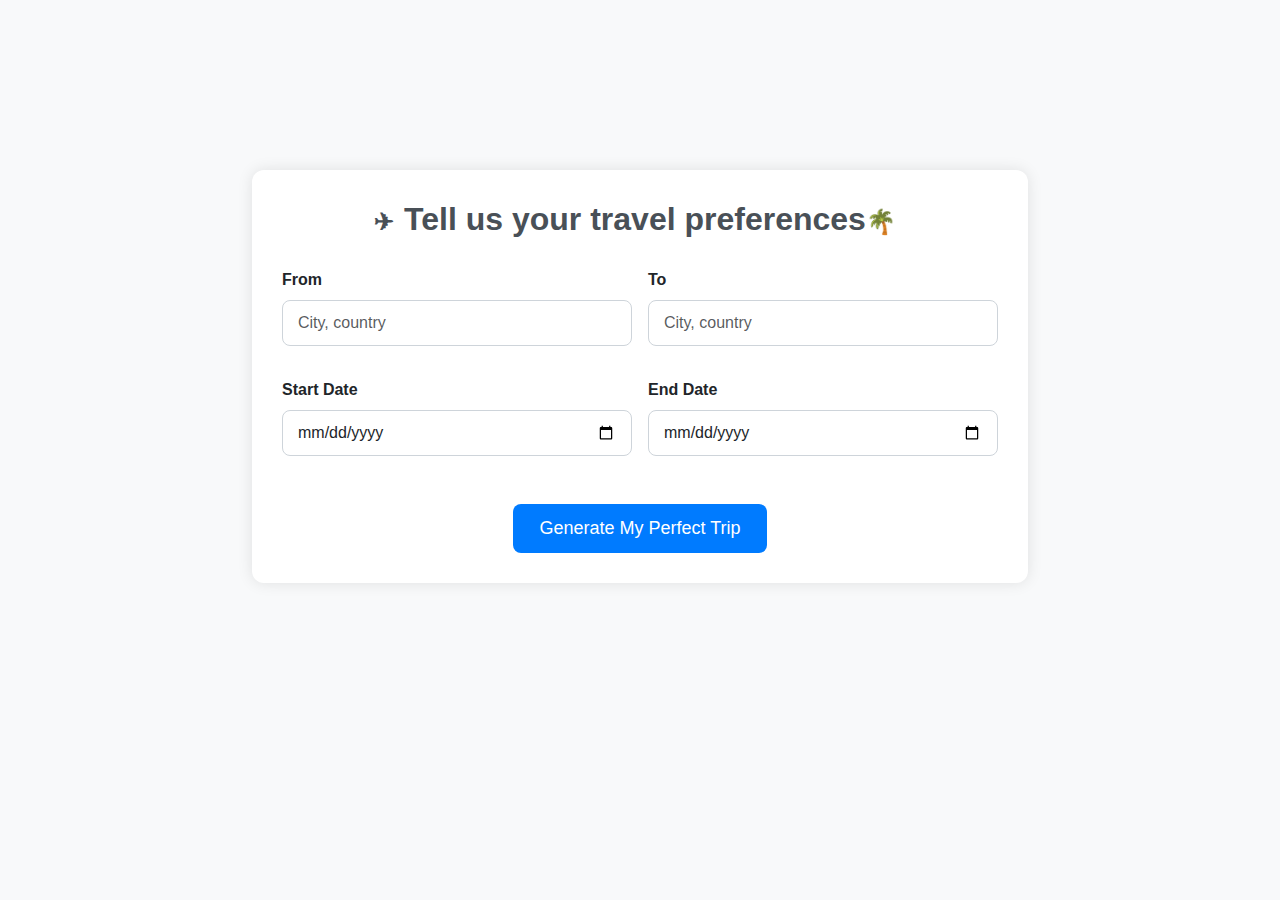
<file: solopage.html>
<!DOCTYPE html>
<html lang="en">
<head>
    <meta charset="UTF-8">
    <meta name="viewport" content="width=device-width, initial-scale=1.0">
    <title>Travel Preferences</title>
    <link href="https://cdn.jsdelivr.net/npm/bootstrap@5.3.0/dist/css/bootstrap.min.css" rel="stylesheet">
    <style>
        body {
            font-family: 'Segoe UI', Tahoma, Geneva, Verdana, sans-serif;
            background-color: #f8f9fa;
            color: #343a40;
            padding: 20px;
        }
        .container {
            max-width: 800px;
            margin-top: 150px;
           
        }
        h2 {
            text-align: center;
            margin-bottom: 30px;
            color: #495057;
            font-weight: 600;
        }
        .card {
            border: none;
            box-shadow: 0 0 15px rgba(0, 0, 0, 0.1);
            border-radius: 12px;
            overflow: hidden;
        }
        .card-body {
            padding: 30px;
        }
        .btn-generate {
            background-color: #007bff;
            color: #fff;
            padding: 10px 25px;
            font-size: 18px;
            font-weight: 500;
            border-radius: 8px;
            transition: all 0.3s;
        }
        .btn-generate:hover {
            background-color: #0056b3;
            transform: translateY(-2px);
            box-shadow: 0 5px 10px rgba(0, 0, 0, 0.1);
        }
        .error-message {
            color: #dc3545;
            font-size: 14px;
            margin-top: 5px;
            display: none;
        }
        .form-control, .form-select {
            border-radius: 8px;
            padding: 10px 15px;
            border: 1px solid #ced4da;
        }
        .form-control:focus, .form-select:focus {
            border-color: #80bdff;
            box-shadow: 0 0 0 0.25rem rgba(0, 123, 255, 0.25);
        }
        .travel-icon {
            font-size: 24px;
            margin-right: 10px;
        }
        .autocomplete-results {
            position: absolute;
            background: white;
            z-index: 1000;
            width: calc(100% - 30px);
            max-height: 200px;
            overflow-y: auto;
            border: 1px solid #ced4da;
            border-radius: 0 0 8px 8px;
            box-shadow: 0 4px 6px rgba(0,0,0,0.1);
        }
        .autocomplete-item {
            padding: 8px 15px;
            cursor: pointer;
        }
        .autocomplete-item:hover {
            background-color: #f8f9fa;
        }
        .input-with-autocomplete {
            position: relative;
        }
    </style>
</head>
<body>

<div class="container">
    <div class="card">
        <div class="card-body">
            <h2><span class="travel-icon">✈</span>Tell us your travel preferences<span class="travel-icon">🌴</span></h2>

            <!-- Start and End Locations -->
            <div class="row g-3">
                <div class="col-md-6 input-with-autocomplete">
                    <label for="start" class="form-label fw-semibold">From</label>
                    <input type="text" class="form-control" id="start" placeholder="City, country" required autocomplete="off">
                    <div id="start-autocomplete" class="autocomplete-results" style="display: none;"></div>
                </div>
                <div class="col-md-6 input-with-autocomplete">
                    <label for="end" class="form-label fw-semibold">To</label>
                    <input type="text" class="form-control" id="end" placeholder="City, country" required autocomplete="off">
                    <div id="end-autocomplete" class="autocomplete-results" style="display: none;"></div>
                </div>
            </div>

            <!-- Date Picker Section -->
            <div class="row g-3 mt-3">
                <div class="col-md-6">
                    <label for="start-date" class="form-label fw-semibold">Start Date</label>
                    <input type="date" class="form-control" id="start-date" required>
                </div>
                <div class="col-md-6">
                    <label for="end-date" class="form-label fw-semibold">End Date</label>
                    <input type="date" class="form-control" id="end-date" required>
                </div>
            </div>

            <!-- Generate Trip Button -->
            <div class="text-center mt-5">
                <a href="solopage.html" target="_blank" rel="noopener noreferrer"><button class="btn btn-generate btn-lg" onclick="generateTrip()">
                    Generate My Perfect Trip
                </button></a>
            </div>
        </div>
    </div>
</div>

<script>
    let debounceTimer;

    // Set minimum date to today
    document.addEventListener('DOMContentLoaded', function() {
        const today = new Date().toISOString().split('T')[0];
        document.getElementById('start-date').min = today;
        
        // Set end date min to start date
        document.getElementById('start-date').addEventListener('change', function() {
            document.getElementById('end-date').min = this.value;
        });

        // Initialize autocomplete for start and end locations
        setupAutocomplete('start', 'start-autocomplete');
        setupAutocomplete('end', 'end-autocomplete');
    });

    // Function to setup autocomplete for an input field
    function setupAutocomplete(inputId, resultsId) {
        const input = document.getElementById(inputId);
        const resultsContainer = document.getElementById(resultsId);

        input.addEventListener('input', function() {
            clearTimeout(debounceTimer);
            const query = this.value.trim();
            
            if (query.length < 3) {
                resultsContainer.style.display = 'none';
                return;
            }

            debounceTimer = setTimeout(() => {
                fetchAutocompleteResults(query, resultsContainer, input);
            }, 300);
        });

        // Hide results when clicking elsewhere
        document.addEventListener('click', function(e) {
            if (e.target !== input) {
                resultsContainer.style.display = 'none';
            }
        });
    }
    
    // Function to fetch autocomplete results from Nominatim API
    function fetchAutocompleteResults(query, resultsContainer, inputField) {
        const url = "https://nominatim.openstreetmap.org/search?format=json&q=" + encodeURIComponent(query) + "&addressdetails=1&limit=5";
        
        fetch(url)
            .then(response => response.json())
            .then(data => {
                if (data.length === 0) {
                    resultsContainer.style.display = 'none';
                    return;
                }

                resultsContainer.innerHTML = '';
                data.forEach(item => {
                    const displayName = item.display_name.split(',').slice(0, 3).join(',');
                    const div = document.createElement('div');
                    div.className = 'autocomplete-item';
                    div.textContent = displayName;
                    div.addEventListener('click', function() {
                        inputField.value = displayName;
                        resultsContainer.style.display = 'none';
                    });
                    resultsContainer.appendChild(div);
                });
                resultsContainer.style.display = 'block';
            })
            .catch(error => {
                console.error('Error fetching autocomplete results:', error);
                resultsContainer.style.display = 'none';
            });
    }

    // Function to generate the trip details
    function generateTrip() {
        const start = document.getElementById('start').value.trim();
        const end = document.getElementById('end').value.trim();
        const startDate = document.getElementById('start-date').value;
        const endDate = document.getElementById('end-date').value;

        // Validate required fields
        if (!start || !end || !startDate || !endDate) {
            alert('Please fill all required fields.');
            return;
        }

        // Validate dates
        if (new Date(endDate) < new Date(startDate)) {
            alert('Return date must be after departure date.');
            return;
        }

        // Prepare trip details
        let message = `🌟 Your Trip Details 🌟\n\n`;
        message += `✈ From: ${start}\n`;
        message += `🏁 To: ${end}\n`;
        message += `📅 Dates: ${formatDate(startDate)} → ${formatDate(endDate)}\n\n`;
        message += `We're creating your travel information...`;

        alert(message);
    }

    // Helper function to format date
    function formatDate(dateString) {
        const options = { year: 'numeric', month: 'short', day: 'numeric' };
        return new Date(dateString).toLocaleDateString('en-US', options);
    }
</script>

</body>
</html>
</file>
